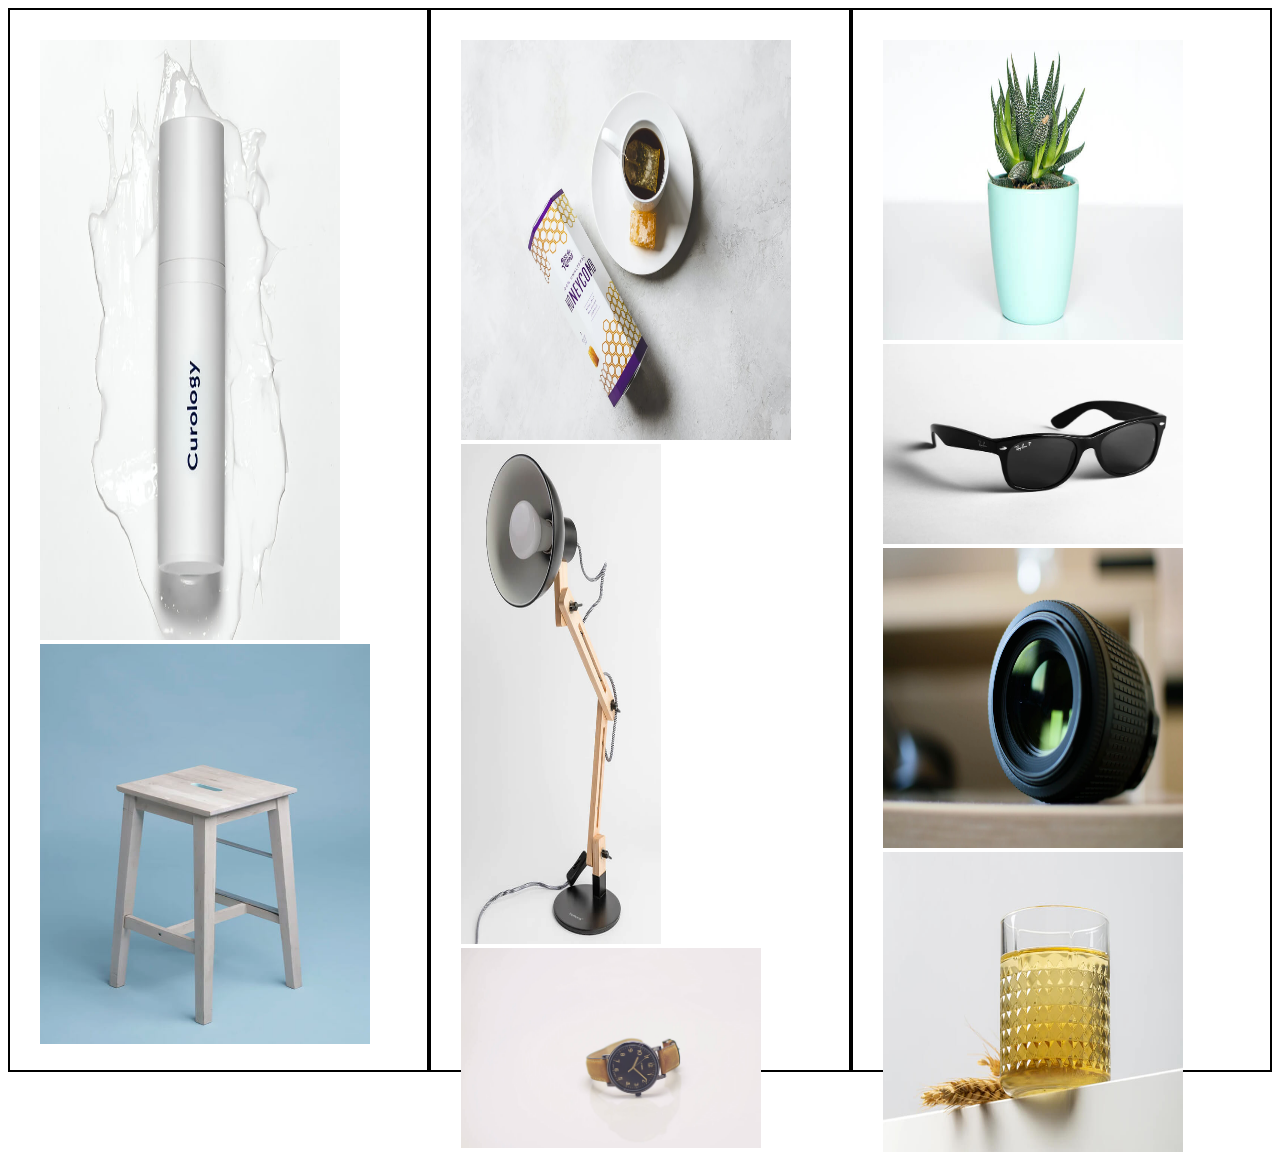
<file: Final-Product/Final-Product/porfolio-website-master/Gpweb-up/Practise/index.html>
<!DOCTYPE html>
<html lang="en">

<head>
    <meta charset="UTF-8">
    <meta name="viewport" content="width=device-width, initial-scale=1.0">
    <title>hello World</title>
    <link rel="stylesheet" href="index.css">
</head>

<body>
    <main>
        <div class="container">

            <div class="box"><span><img id="one" src="./img-2/1-img.jpg" alt=""></span><img id="two"
                    src="./img-2/table.jpg" alt=""></div>

            <div class="box"><span><img id="two" src="./img-2/img-2.jpg" alt=""></span><img id="lamb"
                    src="./img-2/img-5.jpg" alt=""><img id="etc" src="./img-2/watch-9.jpg" alt=""></div>

            <div class="box"><span><img id="three" src="./img-2/img-3.jpg" alt=""><img id="etc"
                        src="./img-2/glass-4.jpg" alt=""><img id="three" src="./img-2/camera-img.jpg" alt=""><img
                        id="three" src="./img-2/Wine-8.jpg" alt=""></span>
            </div>
        </div>


    </main>



</body>

</html>
</file>
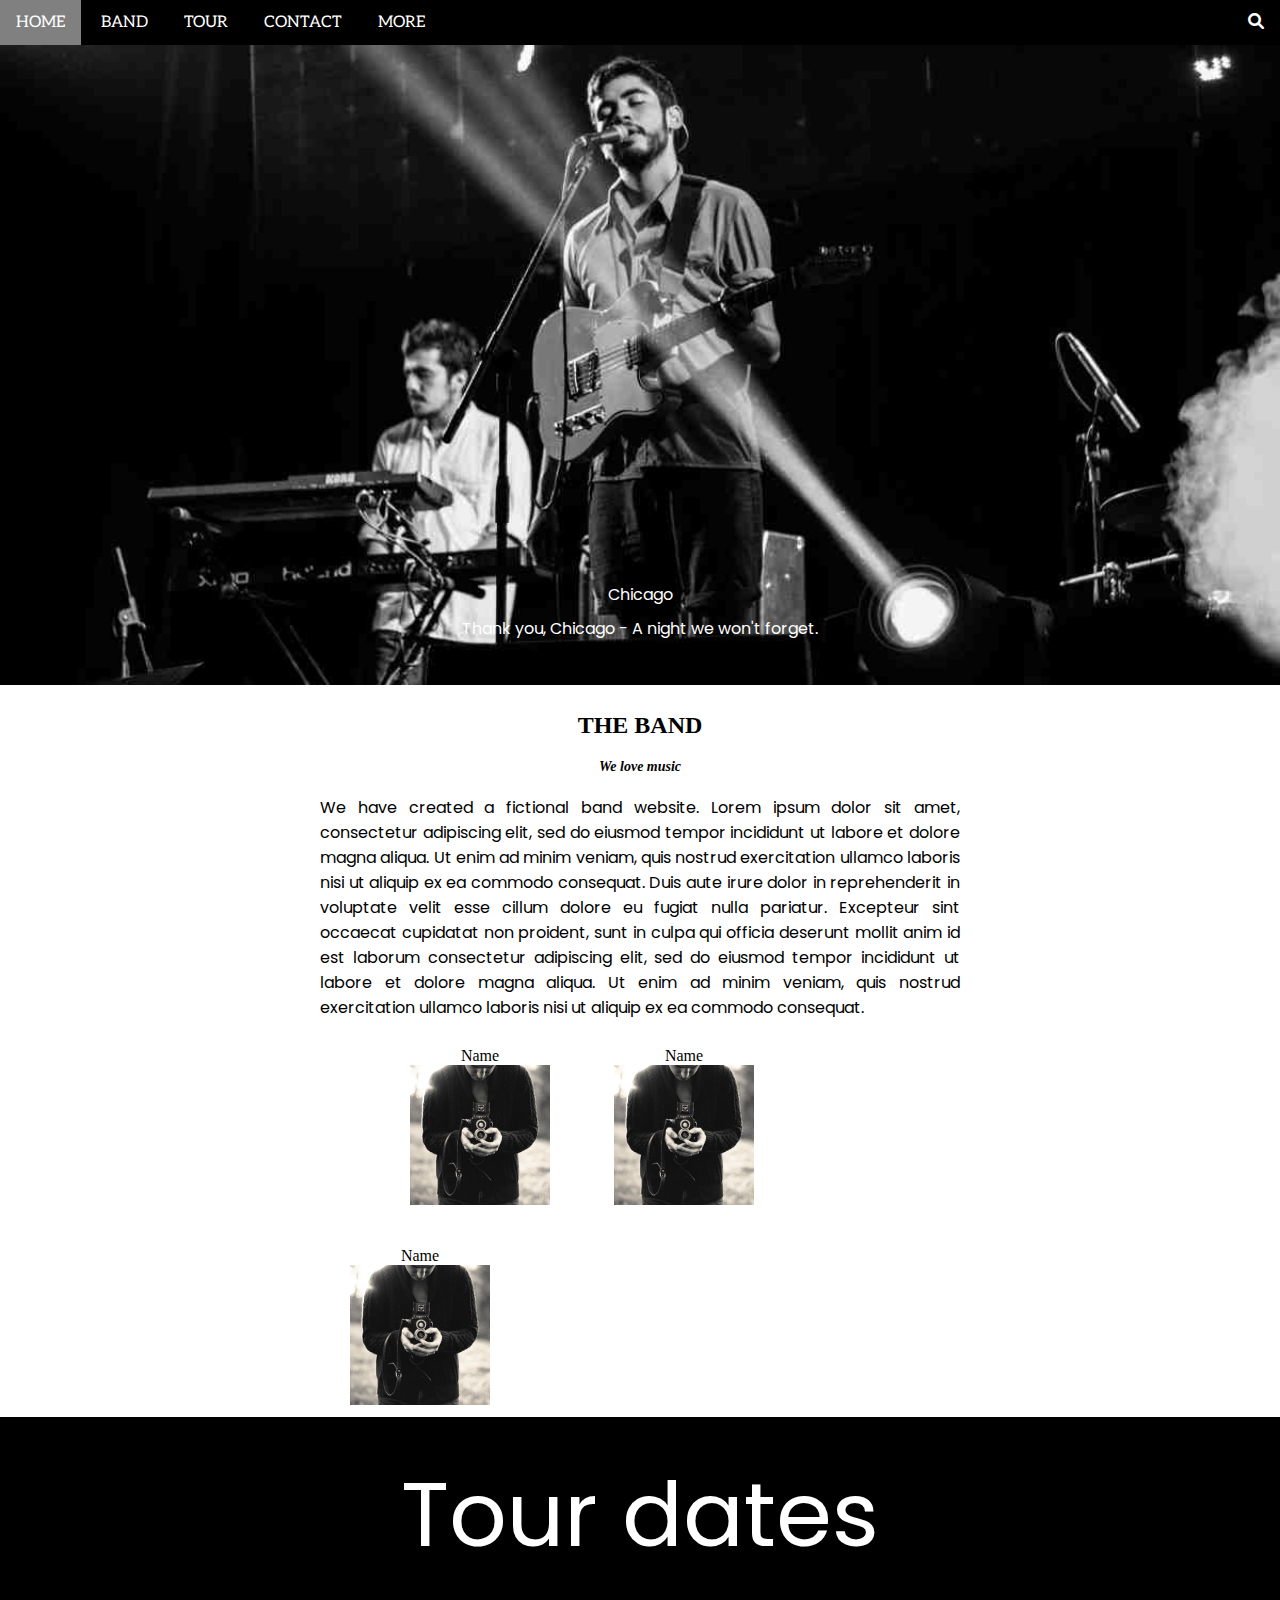
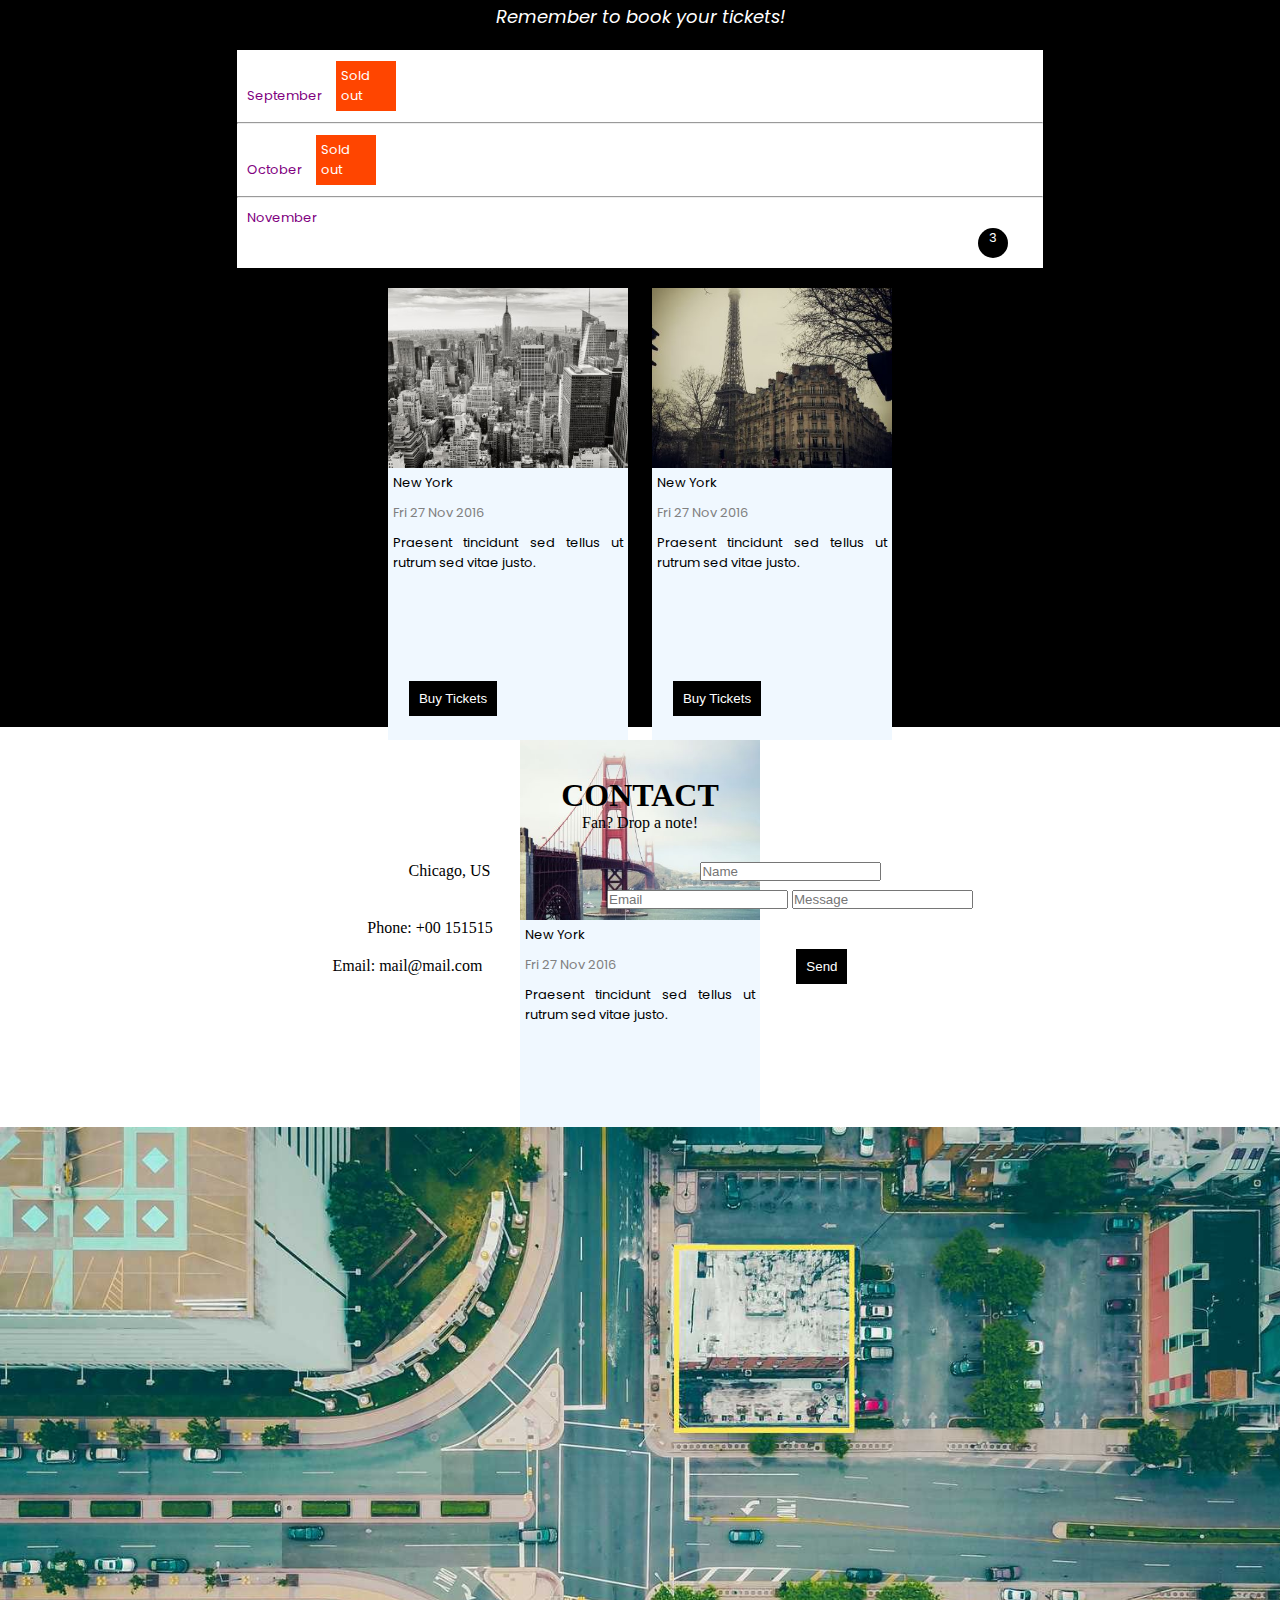
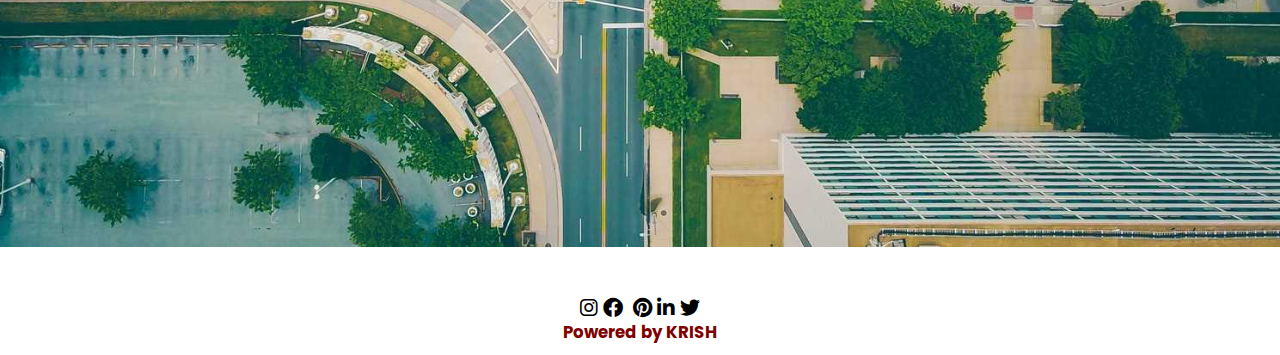
<file: Final-Product/Final-Product/porfolio-website-master/Develop90/fontend.html>
<!DOCTYPE html>
<html lang="en">
<head>
    <meta charset="UTF-8">
    <meta name="viewport" content="width=device-width, initial-scale=1.0">
    <title>Demo Page</title>
    <link rel="stylesheet" href="demo.css">
    <link rel="stylesheet" href="https://cdnjs.cloudflare.com/ajax/libs/font-awesome/6.0.0-beta3/css/all.min.css">
    <link rel="preconnect" href="https://fonts.googleapis.com">
<!-- <link rel="preconnect" href="https://fonts.gstatic.com" crossorigin>
<link href="https://fonts.googleapis.com/css2?family=Josefin+Slab:ital,wght@0,100;0,200;0,300;1,100;1,200&display=swap" rel="stylesheet"> -->
<link rel="preconnect" href="https://fonts.googleapis.com">
<link rel="preconnect" href="https://fonts.gstatic.com" crossorigin>
<link href="https://fonts.googleapis.com/css2?family=Aleo:ital,wght@0,700;1,600&family=Josefin+Slab:ital,wght@0,100;0,200;0,300;1,100;1,200&display=swap" rel="stylesheet">
<!-- chicago font -->
<link rel="preconnect" href="https://fonts.googleapis.com">
<link rel="preconnect" href="https://fonts.gstatic.com" crossorigin>
<link href="https://fonts.googleapis.com/css2?family=Noto+Sans+Multani&family=Poppins:wght@300&display=swap" rel="stylesheet">

<link rel="preconnect" href="https://fonts.googleapis.com">
<link rel="preconnect" href="https://fonts.gstatic.com" crossorigin>
<link href="https://fonts.googleapis.com/css2?family=Libre+Franklin:ital@1&family=Noto+Sans+Multani&family=Poppins:wght@300&display=swap" rel="stylesheet">

<!-- End-->
</head>
<body>
    
<main>
    <!-- starting-navbar -->
    <div id="header">
<nav>
    <a href="">Home</a>
    <a href="http://" target="_blank" rel="noopener noreferrer">Band</a>
    <a href="http://" target="_blank" rel="noopener noreferrer">Tour</a>
    <a href="http://" target="_blank" rel="noopener noreferrer">Contact</a>
    <a href="http://" target="_blank" rel="noopener noreferrer">More</a>
</nav>


<div class="search">

<a href="http://" target="_blank" rel="noopener noreferrer" id="uniqe"><i class="fa-solid fa-magnifying-glass"></i></a>
</div>
</div>

<!-- <Img-content> -->
<div class="work"> 
    

 <img src="img js/chicago.png" alt="" srcset="">
<p class="img-text">Chicago 
    
   </p>
   <p class="second">
    Thank you, Chicago - A night we won't forget.
</p> 
</div>
<!-- second-phase -->
<div id="band">
<h2>THE BAND</h2>
<h6 id="music">We love music</h6>
<p id="only">We have created a fictional band website. Lorem ipsum dolor sit amet, consectetur adipiscing elit, sed do eiusmod tempor incididunt ut labore et dolore magna aliqua. Ut enim ad minim veniam, quis nostrud exercitation ullamco laboris nisi ut aliquip ex ea commodo consequat. Duis aute irure dolor in reprehenderit in voluptate velit esse cillum dolore eu fugiat nulla pariatur. Excepteur sint occaecat cupidatat non proident, sunt in culpa qui officia deserunt mollit anim id est laborum consectetur adipiscing elit, sed do eiusmod tempor incididunt ut labore et dolore magna aliqua. Ut enim ad minim veniam, quis nostrud exercitation ullamco laboris nisi ut aliquip ex ea commodo consequat.</p>
</div>





<div class="box-main">

    <div class="box-one">
    <p>Name</p>    
<img src="./img js/photo.png" alt="">
    </div>
    
    <div class="box-two">
     <span>Name</span>
             
        <img src="./img js/photo.png" alt="">
    </div>
    <div class="box-three">
        <span>Name</span>
        <img src="./img js/photo.png" alt="">
      
    </div>
</div>

<div class="contain-dates">

<p>Tour dates</p>
    <p id="text">Remember to book your tickets!</p>
<div class="box-layout">
<ul>
    <li>
        September
        <p class="sold-out">Sold out</p>
    </li>
    <hr>
    <li>October
       
        <p class="sold-out">Sold out</p>
    </li>
    <hr>
    <li>November
        <span id="num">3</span>
    </li>
    
</ul>

<div class="main-contain">

<div class="contain-one"><img src="./img js/city.png" alt="">
<span id="data"><p id="a">New York</p>
    <p id="b">Fri 27 Nov 2016</p>
    <p id="a">Praesent tincidunt sed tellus ut rutrum sed vitae justo.

    </p>
</span>
    <button>Buy Tickets</button>

</div>
<div class="contain-two"><img src="./img js/dark tree.png" alt="">
    <span id="data"><p id="a">New York</p>
        <p id="b">Fri 27 Nov 2016</p>
        <p id="a">Praesent tincidunt sed tellus ut rutrum sed vitae justo.
    
        </p></span>
        <button>Buy Tickets</button>
</div>
<div class="contain-three"><img src="./img js/sanfran.jpg" alt="">
<span id="data"><p id="a">New York</p>
    <p id="b">Fri 27 Nov 2016</p>
    <p id="a">Praesent tincidunt sed tellus ut rutrum sed vitae justo.

    </p></span>
    <button>Buy Tickets</button></div>

</div>

</div>
</div>
</div>

<div class="power-card">


<span id="interstellar">
   <h1> CONTACT</h1>
    <p>Fan? Drop a note!</p>
</span>




<form action="">
<div class="Time"></div>
   <p id="v">Chicago, US  </p><input type="text" name="" id="" placeholder="Name"><input type="email" name="" id="" placeholder="Email"> <input type="text" name="" id="imp" placeholder="Message">
    <p id="k">Phone: +00 151515 </p>
   <p id="l">Email: mail@mail.com  </p>
<button>Send</button>
</form>
</div>

<div class="end">
    <img src="./img js/map.jpg" alt="">
</div>


<div class="icon">
    <i class="fa-brands fa-instagram"></i>
    <i class="fa-brands fa-facebook"></i>
    <i class="fa-brands fa-square-snapchat"></i>
    <i class="fa-brands fa-pinterest"></i>
    <i class="fa-brands fa-linkedin-in"></i>
    <i class="fa-brands fa-twitter"></i>
    <h5>Powered by KRISH</h5>
</div>










</main>    










</body>
</html>
</file>
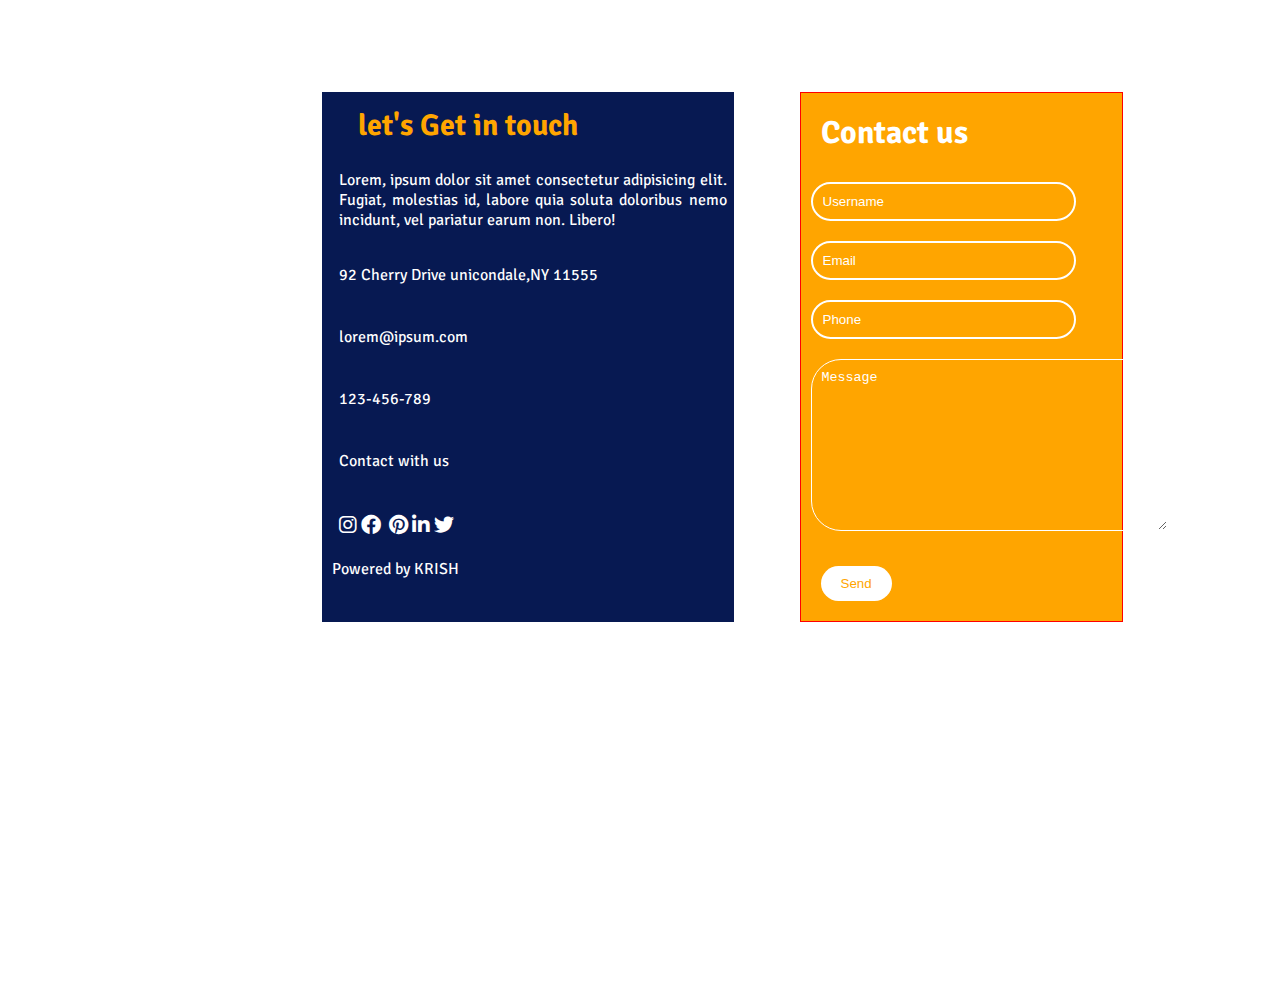
<file: Final-Product/Final-Product/porfolio-website-master/Develop90/formProject.html>
<!DOCTYPE html>
<html lang="en">

<head>
    <meta charset="UTF-8">
    <meta name="viewport" content="width=device-width, initial-scale=1.0">
    <title>Nikola Tesla</title>
    <link rel="stylesheet" href="Tesla.css">
    <link rel="stylesheet" href="https://cdnjs.cloudflare.com/ajax/libs/font-awesome/6.0.0-beta3/css/all.min.css">
    <link rel="preconnect" href="https://fonts.googleapis.com">
    <!-- google font -->
    <link rel="preconnect" href="https://fonts.googleapis.com">
    <link rel="preconnect" href="https://fonts.gstatic.com" crossorigin>
    <link
        href="https://fonts.googleapis.com/css2?family=Libre+Franklin:ital@1&family=Noto+Sans+Multani&family=Poppins:wght@300&family=Signika+Negative:wght@300&display=swap"
        rel="stylesheet">
</head>

<body>

    <div id="Tesla-main">
        <form action="">

            <div class="Aizen">

                <h3>
                    let's Get in touch
                </h3>
                <p id="kenny">Lorem, ipsum dolor sit amet consectetur adipisicing elit. Fugiat, molestias id, labore
                    quia soluta doloribus nemo incidunt, vel pariatur earum non. Libero!</p>

                <p id="Toshiro">92 Cherry Drive unicondale,NY 11555</p>
                <p id="Yamamuto">lorem@ipsum.com</p>


                <p id="yhwach">123-456-789</p>

                <p id="contact">Contact with us</p>

                <p id="icons">
                    <i class="fa-brands fa-instagram"></i>
                    <i class="fa-brands fa-facebook"></i>
                    <i class="fa-brands fa-square-snapchat"></i>
                    <i class="fa-brands fa-pinterest"></i>
                    <i class="fa-brands fa-linkedin-in"></i>
                    <i class="fa-brands fa-twitter"></i>
                </p>

                <p id="made-by">Powered by KRISH</p>



                <div class="ichigo">

                    <h1>
                        Contact us
                    </h1>

                    <p><input type="text" placeholder="Username"></p>
                    <p><input type="email" placeholder="Email"></p>
                    <p><input type="number" placeholder="Phone"></p>
                    <textarea name="" id="" cols="40" rows="10" placeholder="Message"></textarea>
                    <button>Send</button>

                </div>





        </form>
    </div>














</body>

</html>
</file>
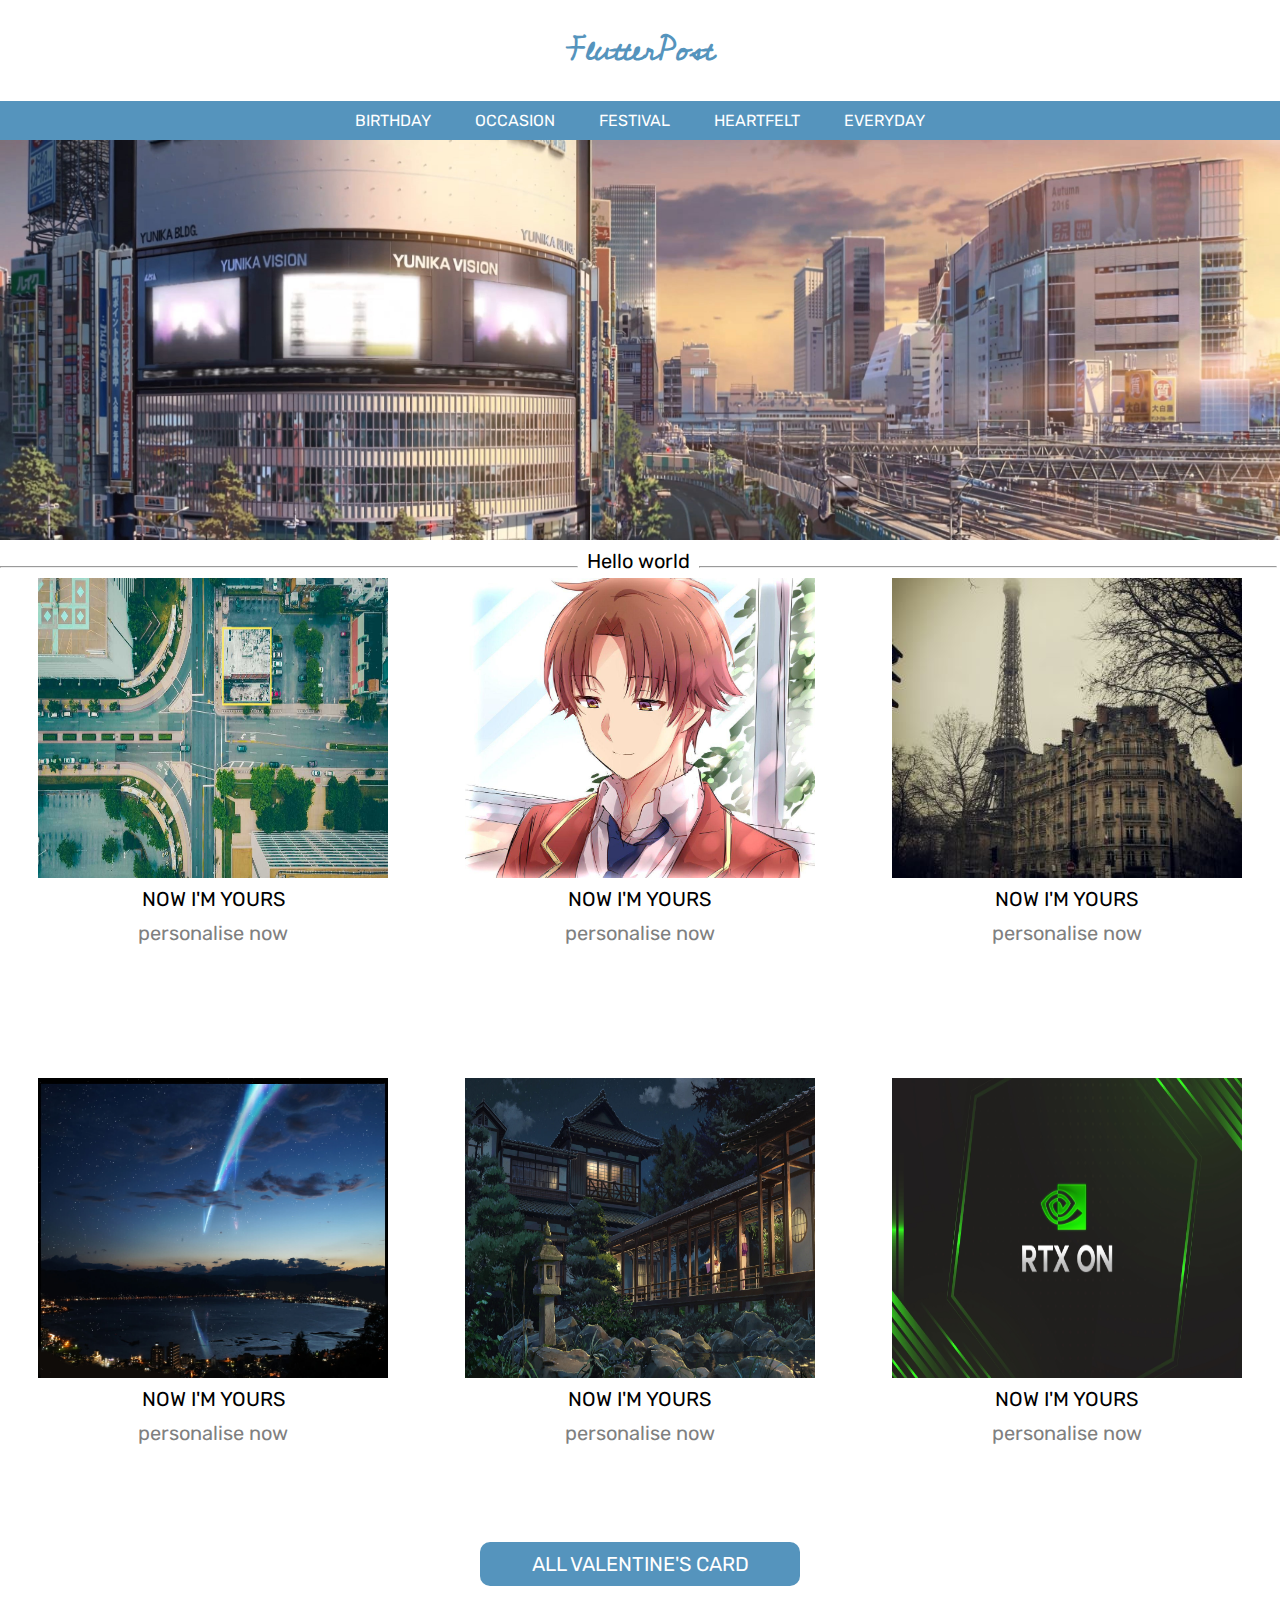
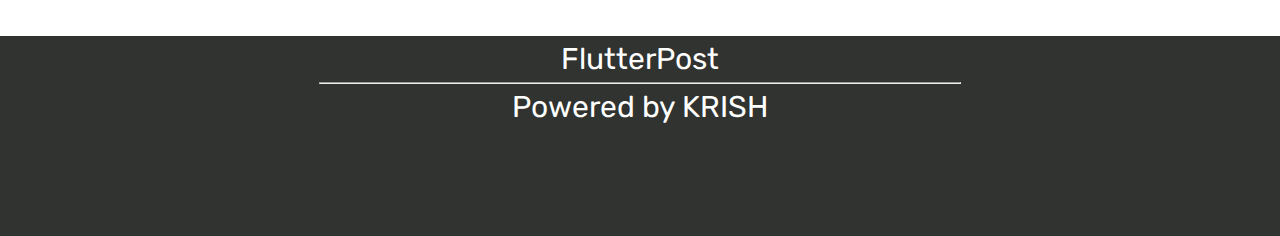
<file: Final-Product/Final-Product/porfolio-website-master/Develop90/IndexProject.html>
<!DOCTYPE html>
<html lang="en">

<head>
    <meta charset="UTF-8">
    <meta name="viewport" content="width=device-width, initial-scale=1.0">
    <title>FlutterPost</title>
    <link rel="stylesheet" href="Cssindex.css">
    <link rel="preconnect" href="https://fonts.googleapis.com">
    <link rel="preconnect" href="https://fonts.gstatic.com" crossorigin>
    <link
        href="https://fonts.googleapis.com/css2?family=Cedarville+Cursive&family=Montserrat:wght@200&family=Rubik:wght@300&display=swap"
        rel="stylesheet">
</head>

<body>
    <div class="top-head">
        <header>
            <div class="head">
                <h1>FlutterPost</h1>
            </div>
        </header>
    </div>
    <div class="lion">
        <nav>

            <div class="cub">
                <ul>
                    <li>Birthday</li>
                    <li>Occasion</li>
                    <li>Festival</li>
                    <li>Heartfelt</li>
                    <li>Everyday</li>
                </ul>
            </div>
        </nav>
    </div>

    <main>


        <div class="parent">


            <div class="child">
                <img src="./img js/Tokyo.jpg" alt="">

            </div>
            <div class="child"></div>


        </div>

        <!-- <div class="decoratedLine vlabelBold"><span>Some Text</span></div> -->
        <div class="line">
            <hr class="hr">
            <P>Hello world</P>
            <hr class="hr">
        </div>


        <div class="first-main">
            <div class="first-box"><span><img src="./img js/map.jpg" alt="">
                    <p>NOW I'M YOURS </p>
                    <p id="chlorine">personalise now</p>
                </span>

            </div>

            <div class="first-box"><span><img src="./img js/ayanakoji.jpg" alt="">
                    <p>NOW I'M YOURS </p>
                    <p id="chlorine">personalise now</p>
                </span>



            </div>

            <div class="first-box"><span><img src="./img js/dark tree.png" alt="">
                    <p>NOW I'M YOURS </p>
                    <p id="chlorine">personalise now</p>
                </span>

            </div>
        </div>

        </div>


        <div class="second-main">
            <div class="second-box"><span><img src="./img js/wallpaperflare.com_wallpaper.jpg" alt="">
                    <p>NOW I'M YOURS </p>
                    <p id="chlorine">personalise now</p>
                </span></div>
            <div class="second-box">
                <span><img src="./img js/kimi.jpg" alt="">
                    <p>NOW I'M YOURS </p>
                    <p id="chlorine">personalise now</p>
                </span>
            </div>
            <div class="second-box">
                <span><img src="./img js/RTX.jpg" alt="">
                    <p>NOW I'M YOURS </p>
                    <p id="chlorine">personalise now</p>
                </span>
            </div>


        </div>


        <div class="btn">
            <button type="button">All Valentine's Card</button>
        </div>




        <div class="end">
            <footer>
                <p id="size">FlutterPost</p>
                <hr class="etc">
                <p id="size">Powered by KRISH</p>
            </footer>
        </div>
    </main>












</body>

</html>
</file>
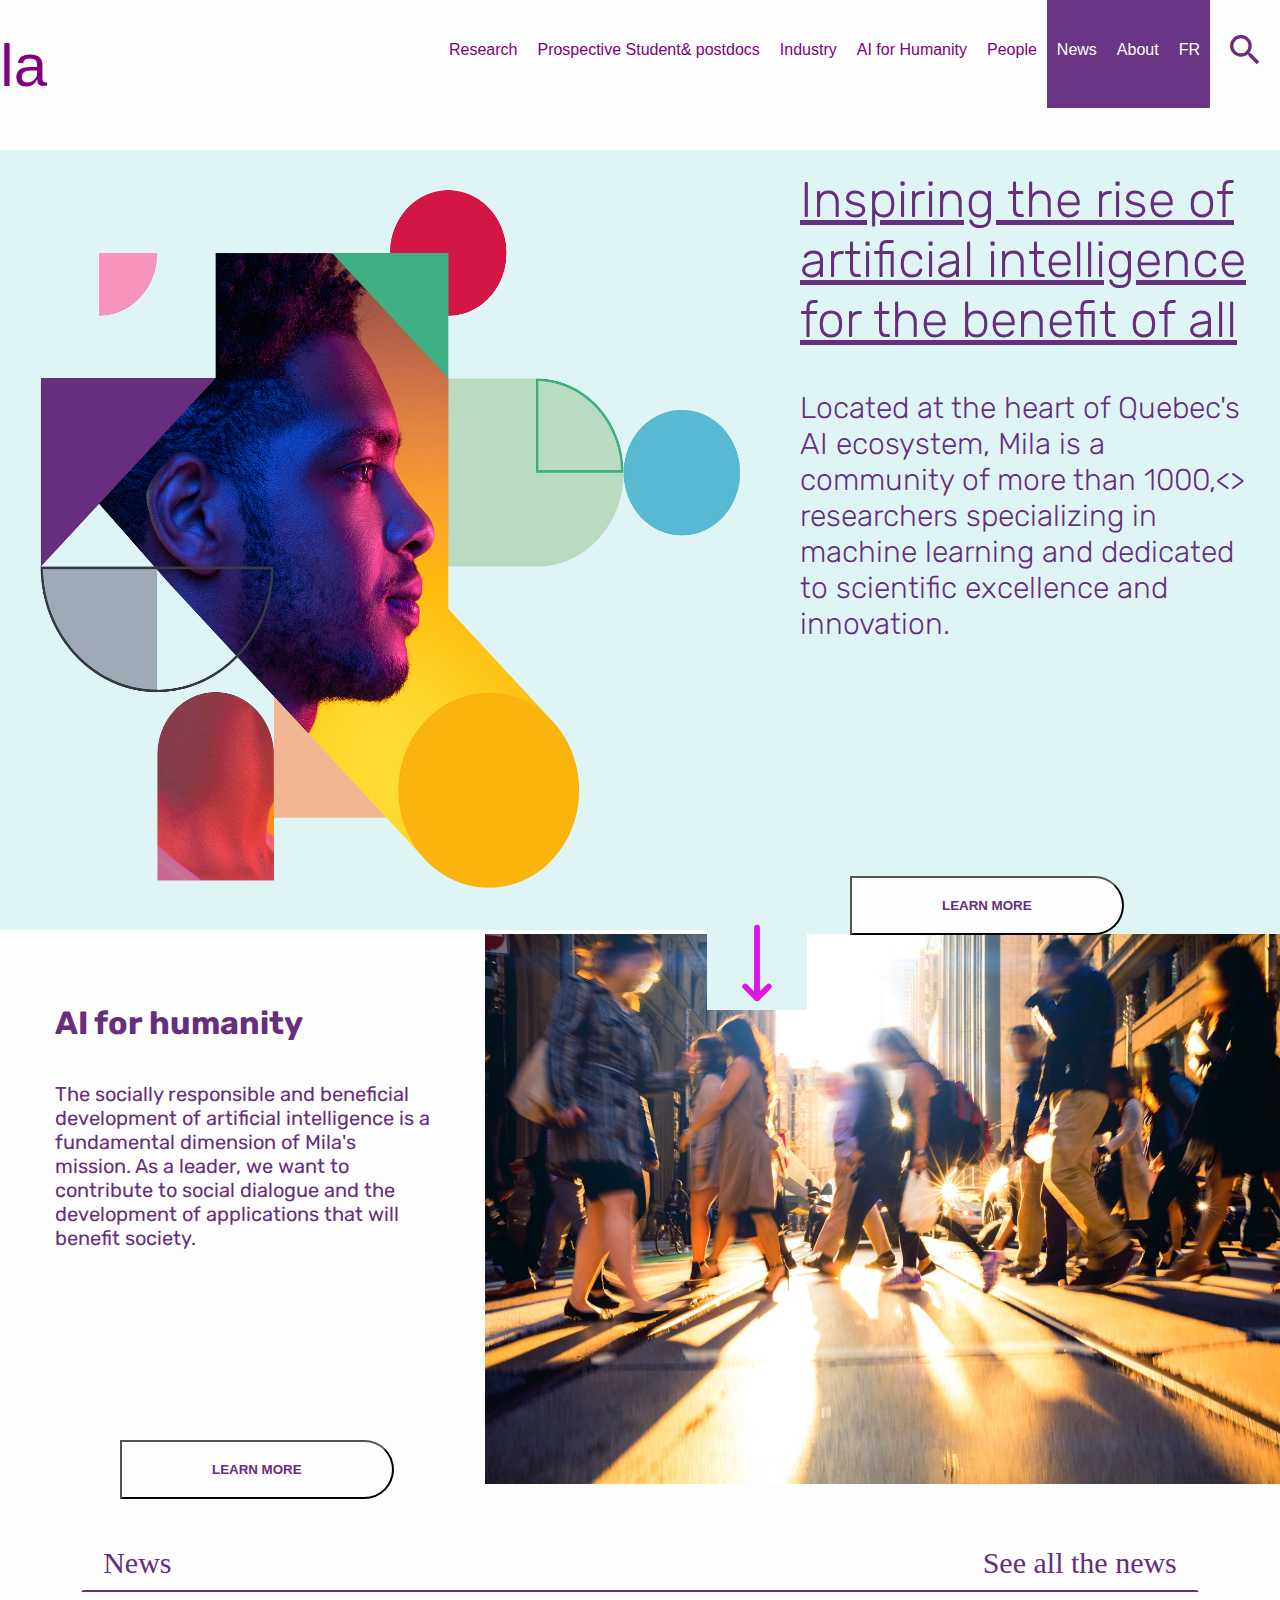
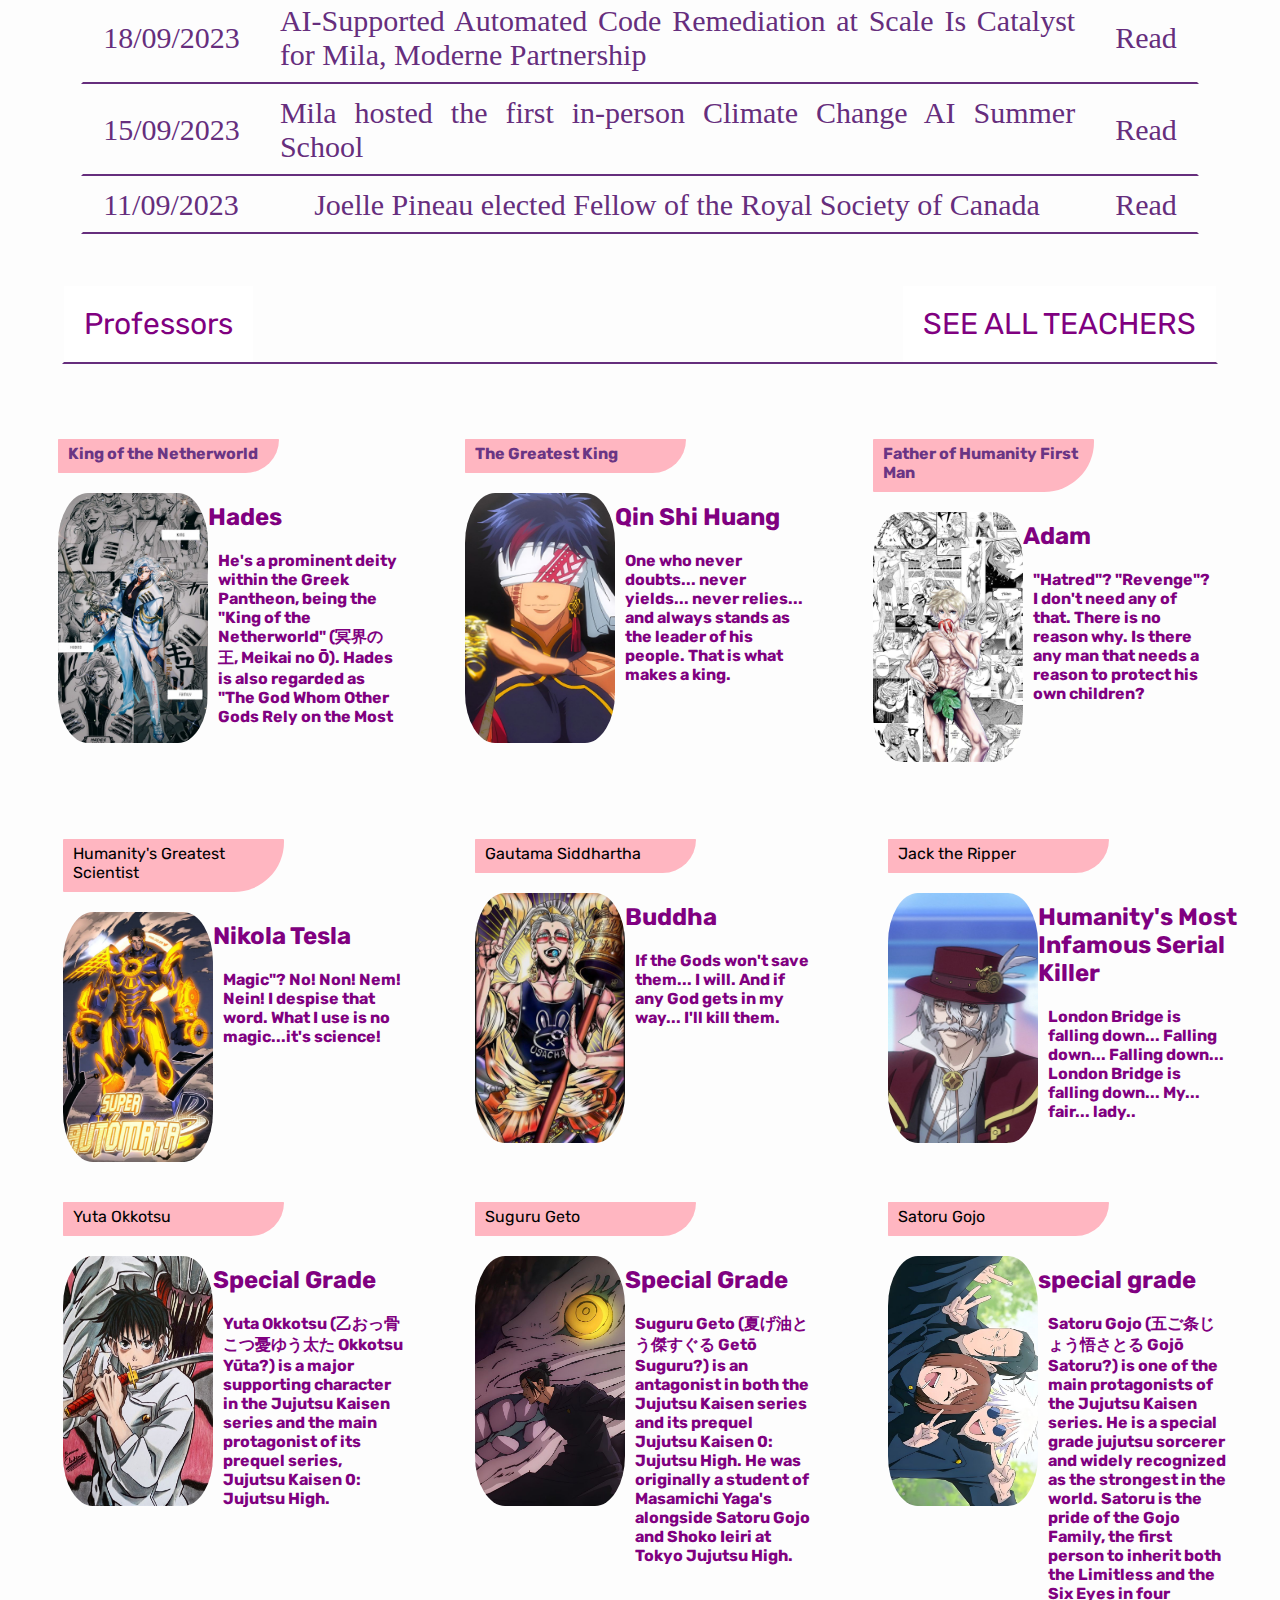
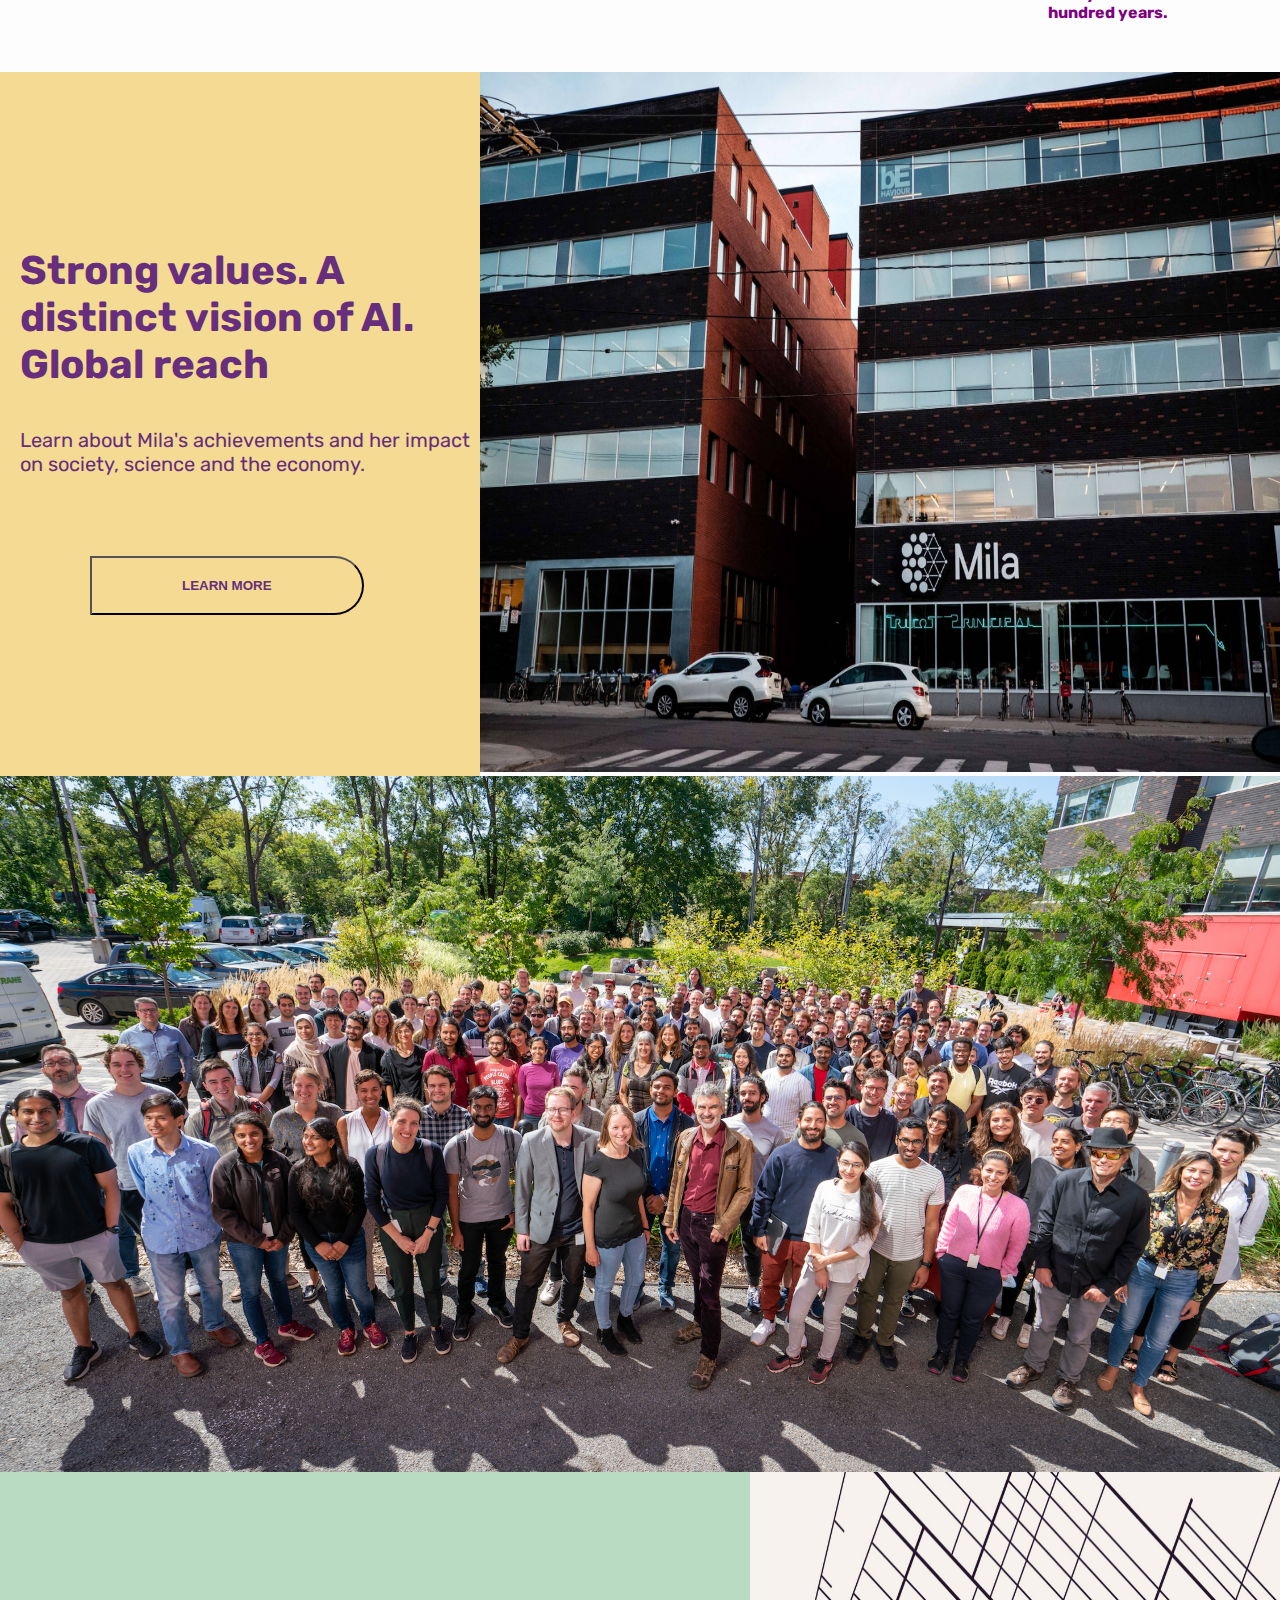
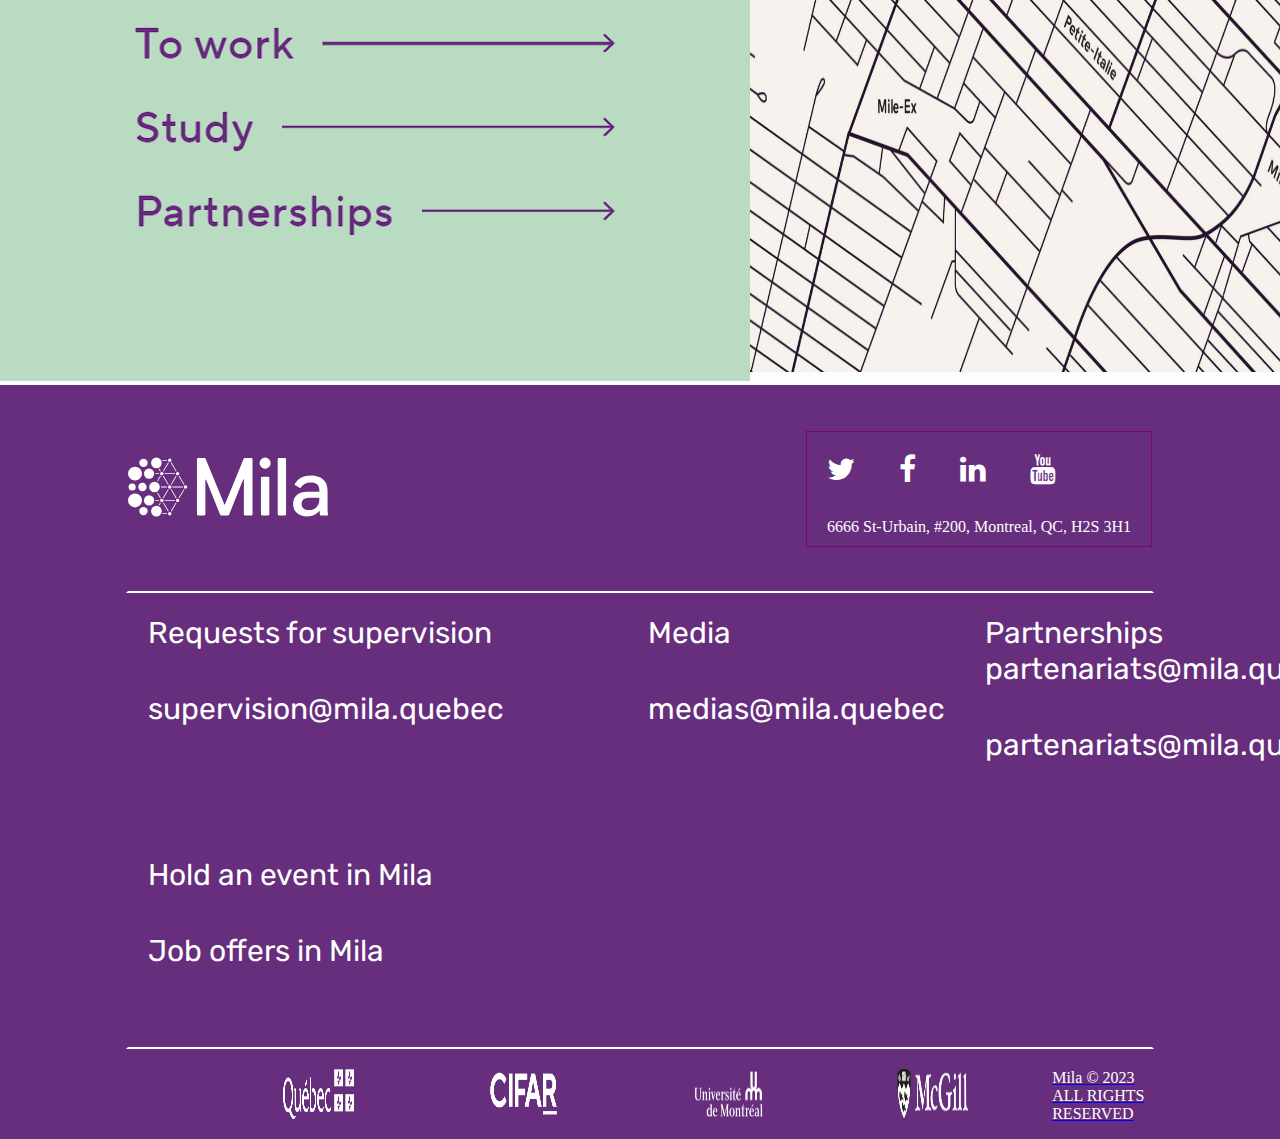
<file: Final-Product/Final-Product/porfolio-website-master/(Deve-Krish-mila)/Develop/Develop/template.html>
<!DOCTYPE html>
<html lang="en">

<head>
    <meta charset="UTF-8">
    <meta name="viewport" content="width=device-width, initial-scale=1.0">
    <title>MiniWebProject</title>
    <link rel="stylesheet" href="mini.css">
    <!-- #region -->
    <link rel="stylesheet"
        href="https://fonts.googleapis.com/css2?family=Material+Symbols+Outlined:opsz,wght,FILL,GRAD@24,400,0,0" />
    <!-- #endregion -->

    <link rel="preconnect" href="https://fonts.googleapis.com">
    <link rel="preconnect" href="https://fonts.gstatic.com" crossorigin>
    <link
        href="https://fonts.googleapis.com/css2?family=Cedarville+Cursive&family=Montserrat:wght@100;200&family=Roboto:wght@300&family=Rubik:wght@300&display=swap"
        rel="stylesheet">

    <link rel="stylesheet" href="https://cdnjs.cloudflare.com/ajax/libs/font-awesome/5.15.3/css/all.min.css">

    <link rel="stylesheet" href="https://fonts.googleapis.com/icon?family=Material+Icons">

    <link rel="icon" type="img" href="./img/OIP.jpeg" />

    <link rel="stylesheet" href="https://cdnjs.cloudflare.com/ajax/libs/font-awesome/4.7.0/css/font-awesome.min.css">

</head>

<body>
    <main>
        <div class="top-head">
            <div class="mila">
                <span>Mila</span>
            </div>

            <div class="bar">
                <a href="">Research</a>
                <a href="">Prospective Student& postdocs</a>
                <a href="">Industry</a>
                <a href="">AI for Humanity</a>
                <a href="http://" target="_blank" rel="noopener noreferrer"><span>People</span></a>
                <a href="http://" target="_blank" rel="noopener noreferrer" class="cmd"><span
                        class="colorr">News</span></a>
                <a href="http://" target="_blank" rel="noopener noreferrer" class="cmd"><span
                        class="colorr">About</span></a>
                <a href="http://" target="_blank" rel="noopener noreferrer" class="cmd">
                    <span class="colorr">FR</span>
                </a>
            </div>
            <div class="search">
                <i class="material-icons" style="font-size: 40px;padding: 20px 5px;">search</i>

            </div>
        </div>

        <div class="img-box">

            <div class="photo">
                <img src="./img/Mila_Mosaiques_Intelligence_human_V1.png" alt="">

            </div>
            <div class="left-box">

                <h1 id="artificial">Inspiring the rise of artificial intelligence for the benefit of all</h1>


                <h5 id="machine">Located at the heart of Quebec's AI ecosystem, Mila is a community of more than 1000,<>
                        researchers specializing in machine learning and dedicated to scientific excellence and
                        innovation.</h5>


                <button id="learn">LEARN MORE</button>


                <svg fill="#000000" width="10px" height="94px" viewBox="0 0 24.00 24.00" id="down-arrow"
                    xmlns="http://www.w3.org/2000/svg" class="icon line">
                    <g id="SVGRepo_bgCarrier" stroke-width="0"></g>
                    <g id="SVGRepo_tracerCarrier" stroke-linecap="round" stroke-linejoin="round" stroke="#CCCCCC"
                        stroke-width="0.192"></g>
                    <g id="SVGRepo_iconCarrier">
                        <path id="primary" d="M12,3V21M9,18l3,3,3-3"
                            style="fill: none; stroke: #de14e1; stroke-linecap: round; stroke-linejoin: round; stroke-width: 1.5;">
                        </path>
                    </g>
                </svg>
            </div>

        </div>
        </div>

        <div class="group-box">
            <div class="mini-group">
                <h1 id="benkai">AI for humanity</h1>
                <span id="leader">The socially responsible and beneficial development of artificial intelligence is a
                    fundamental
                    dimension of Mila's mission. As a leader, we want to contribute to social dialogue and the
                    development of applications that will benefit society.</span>
                <button id="learn">LEARN MORE</button>
            </div>
            <div class="mini-img">
                <img id="people" src="./img/gray.jpg" alt="">
            </div>
        </div>
        <!-- End -->
        <!-- News selection -->
        <div class="main-news">
            <div class="news">
                <div class="mini-news">News</div>
                <div class="mini-news">See all the news</div>

            </div>


            <div class="news2">
                <div class="mini-news">18/09/2023</div>
                <div class="mini-news">AI-Supported Automated Code Remediation at Scale Is Catalyst for Mila, Moderne
                    Partnership</div>
                <div class="mini-news">Read</div>

            </div>

            <div class="news2">
                <div class="mini-news">15/09/2023</div>
                <div class="mini-news">
                    Mila hosted the first in-person Climate Change AI Summer School</div>
                <div class="mini-news">Read</div>

            </div>



            <div class="news2">
                <div class="mini-news">11/09/2023</div>
                <div class="mini-news">

                    Joelle Pineau elected Fellow of the Royal Society of Canada</div>
                <div class="mini-news">Read</div>

            </div>

        </div>

        <!-- #region -->

        <div class="main-content">

            <li id="pro">Professors</li>
            <li id="pro">SEE ALL TEACHERS</li>

        </div>

        <span id="right-arrow"><svg width="71px" height="71px" viewBox="0 0 36.00 36.00" version="1.1"
                xmlns="http://www.w3.org/2000/svg" xmlns:xlink="http://www.w3.org/1999/xlink" fill="#000000">
                <g id="SVGRepo_bgCarrier" stroke-width="0"></g>
                <g id="SVGRepo_tracerCarrier" stroke-linecap="round" stroke-linejoin="round"></g>
                <g id="SVGRepo_iconCarrier">
                    <title>right-arrow</title>
                    <desc>Created with Sketch.</desc>
                    <g id="icons" stroke="none" stroke-width="1" fill="none" fill-rule="evenodd">
                        <g id="ui-gambling-website-lined-icnos-casinoshunter"
                            transform="translate(-212.000000, -159.000000)" fill="#e811e1" fill-rule="nonzero">
                            <g id="square-filled" transform="translate(50.000000, 120.000000)">
                                <path
                                    d="M187.108012,39.2902857 L197.649804,49.7417043 L197.708994,49.7959169 C197.889141,49.9745543 197.986143,50.2044182 198,50.4382227 L198,50.5617773 C197.986143,50.7955818 197.889141,51.0254457 197.708994,51.2040831 L197.6571,51.2479803 L187.108012,61.7097143 C186.717694,62.0967619 186.084865,62.0967619 185.694547,61.7097143 C185.30423,61.3226668 185.30423,60.6951387 185.694547,60.3080911 L194.702666,51.3738496 L162.99947,51.3746291 C162.447478,51.3746291 162,50.9308997 162,50.3835318 C162,49.8361639 162.447478,49.3924345 162.99947,49.3924345 L194.46779,49.3916551 L185.694547,40.6919089 C185.30423,40.3048613 185.30423,39.6773332 185.694547,39.2902857 C186.084865,38.9032381 186.717694,38.9032381 187.108012,39.2902857 Z M197.115357,50.382693 L186.401279,61.0089027 L197.002151,50.5002046 L197.002252,50.4963719 L196.943142,50.442585 L196.882737,50.382693 L197.115357,50.382693 Z"
                                    id="right-arrow"> </path>
                            </g>
                        </g>
                    </g>
                </g>
            </svg></span>
        </div>


        <!-- #region -->
        <div class="container">

            <div class="box-one">

                <p>
                    King of the Netherworld
                </p>

                <div class="mini-box">

                    <img src="./img/hades (2).jpg" alt="">

                    <div id="unique">
                        <span>
                            <h2>
                                Hades</h2>
                            <h5>He's a prominent deity within the Greek Pantheon, being the "King of the Netherworld"
                                (冥界の王, Meikai no Ō). Hades is also regarded as "The God Whom Other Gods Rely on the Most
                            </h5>
                        </span>
                    </div>
                </div>
            </div>
            <div class="box-one">
                <p>The Greatest King</p>

                <div class="mini-box">

                    <img src="./img/qin shi.jpg" alt="">

                    <div id="unique">
                        <span>
                            <h2>
                                Qin Shi Huang
                            </h2>
                            <h5>One who never doubts... never yields... never relies... and always stands as the leader
                                of his people. That is what makes a king.</h5>
                        </span>
                    </div>

                </div>


            </div>
            <div class="box-one">
                <p>Father of Humanity First Man</p>


                <div class="mini-box">

                    <img src="./img/Adam.jpg" alt="">

                    <div id="unique">
                        <span>
                            <h2>

                                Adam</h2>
                            <h5>
                                "Hatred"? "Revenge"? I don't need any of that. There is no reason why. Is there any man
                                that needs a reason to protect his own children?</h5>
                        </span>
                    </div>
                </div>
            </div>
        </div>
        <div>
            <!--Second Row-->
            <div class="main-container2">


                <div class="mini-main">
                    <p>Humanity's Greatest Scientist</p>
                    <div class="mini-box">

                        <img src="./img/tesla.jpg" alt="">

                        <div id="unique">

                            <h2>
                                Nikola Tesla
                            </h2>
                            <h5>Magic"? No! Non! Nem! Nein! I despise that word. What I use is no magic...it's science!
                            </h5>

                        </div>
                    </div>
                </div>

                <div class="mini-main">
                    <p>Gautama Siddhartha
                    </p>
                    <div class="mini-box">

                        <img src="./img/Budhha.jpg" alt="">

                        <div id="unique">

                            <h2>
                                Buddha
                            </h2>
                            <h5>If the Gods won't save them... I will. And if any God gets in my way... I'll kill them.
                            </h5>

                        </div>
                    </div>
                </div>

                <div class="mini-main">
                    <p>Jack the Ripper</p>
                    <div class="mini-box">

                        <img src="./img/jack.jpg" alt="">

                        <div id="unique">

                            <h2>
                                Humanity's Most Infamous Serial Killer
                            </h2>
                            <h5>London Bridge is falling down... Falling down... Falling down... London Bridge is
                                falling down... My... fair... lady..</h5>

                        </div>
                    </div>
                </div>
            </div>


            <!--third Row-->
            <div class="main-container2">


                <div class="mini-main">
                    <p>Yuta Okkotsu</p>
                    <div class="mini-box">

                        <img src="./img/fe19a872d6f3c7cadff21d2a7fe3bafe.jpg" alt="">

                        <div id="unique">

                            <h2>
                                Special Grade
                            </h2>
                            <h5>Yuta Okkotsu (乙おっ骨こつ憂ゆう太た Okkotsu Yūta?) is a major supporting character in the Jujutsu
                                Kaisen series and the main protagonist of its prequel series, Jujutsu Kaisen 0: Jujutsu
                                High.
                            </h5>

                        </div>
                    </div>
                </div>

                <div class="mini-main">
                    <p>Suguru Geto
                    </p>
                    <div class="mini-box">

                        <img src="./img/geto.jpg" alt="">

                        <div id="unique">

                            <h2>
                                Special Grade
                            </h2>
                            <h5>
                                Suguru Geto (夏げ油とう傑すぐる Getō Suguru?) is an antagonist in both the Jujutsu Kaisen series
                                and its prequel Jujutsu Kaisen 0: Jujutsu High. He was originally a student of Masamichi
                                Yaga's alongside Satoru Gojo and Shoko Ieiri at Tokyo Jujutsu High.
                            </h5>

                        </div>
                    </div>
                </div>

                <div class="mini-main">
                    <p>Satoru Gojo</p>
                    <div class="mini-box">

                        <img src="./img/gojo,geto,....jpg" alt="">

                        <div id="unique">

                            <h2>
                                special grade
                            </h2>
                            <h5>Satoru Gojo (五ご条じょう悟さとる Gojō Satoru?) is one of the main protagonists of the Jujutsu
                                Kaisen series. He is a special grade jujutsu sorcerer and widely recognized as the
                                strongest in the world. Satoru is the pride of the Gojo Family, the first person to
                                inherit both the Limitless and the Six Eyes in four hundred years.</h5>

                        </div>
                    </div>
                </div>
            </div>


            <!-- start -->
            <div class="card-stack">
                <div class="collection-box1">
                    <h1 id="demo">Strong values. A distinct vision of AI. Global reach</h1>
                    <span id="demo">Learn about Mila's achievements and her impact on society, science and the
                        economy.</span>
                    <button id="learn">LEARN MORE</button>
                </div>
                <div class="collection-box2">
                    <img id="panel" src="./img/industry-partners-scaled.jpg" alt="">
                </div>
            </div>
            <!-- End -->

            <!-- Start -->
            <div class="carousel">
                <img id="Townhall" src="./img/Townhall-15-sept-2022-0566.jpg" alt="">
            </div>
            <!-- End Second Row -->
            <!-- Start -->

            <div class="box-of-item">
                <div class="card-box"><img id="jjk" src="./img/Partnerships.png" alt=""></div>
                <div class="card-box"><img id="map" src="./img/map-without-marker-v2.jpg" alt=""></div>

            </div>
            <!-- End Second Row -->

            <footer>
                <div class="end-box">
                    <div class="fbox1">
                        <img id="mila-img" src="./img/mila-white-v2.svg" alt="">
                    </div>
                    <div class="fbox">
                        <li><a href="https://twitter.com" class="fa fa-twitter" id="name"></a></li>
                        <li><a href="https://www.facebook.com" class="fa fa-facebook" id="name"></a></li>
                        <li><a href="https://www.linkedin.com" class="fa fa-linkedin" id="name"></a></li>
                        <li><a href="https://www.youtube.com" class="fa fa-youtube" id="name"></a></li>


                        <span id="block">6666 St-Urbain, #200, Montreal, QC, H2S 3H1</span>


                    </div>
                </div>


                <div class="carousel2">
                    <div class="carousel-box">
                        <ul id="line">
                            <li>Requests for supervision</li>
                            <li><a href="#" id="change">supervision@mila.quebec</a></li>
                            <div class="example">
                                <li><a href="#" id="change">Hold an event in Mila</a></li>
                                <li><a href="#" id="change"> Job offers in Mila</a></li>
                            </div>
                        </ul>
                    </div>
                    <div class="carousel-box">
                        <ul id="line">
                            <li>Media
                            </li>
                            <li><a href="#" id="change">medias@mila.quebec</a></li>
                        </ul>
                    </div>
                    <div class="carousel-box">
                        <ul id="line">
                            <li>Partnerships
                                partenariats@mila.quebec
                            </li>
                            <li><a href="#" id="change"> partenariats@mila.quebec</a></li>
                        </ul>
                    </div>
                    <div class="carousel-box">
                        <ul id="line">
                            <li>
                                <a href="#" id="change">Connect</a>
                            </li>
                            <li><a href="#" id="change">Internet</a></li>
                            <li><a href="#" id="change">Partner Toolkit</a></li>
                            <li><a href="#" id="change">Media Resources</a></li>
                            <li><a href="#" id="change">Privacy</a></li>
                        </ul>
                    </div>
                </div>

                <div class="last-bar">

                    <div class="last-box"><a id="dead" href="#" target="_parent"><img id="dead"
                                src="./img/quebec-logo-(1).png" alt=""></a>
                    </div>
                    <div class="last-box"><a id="dead" href="#" target=""><img id="dead"
                                src="./img/CIFAR-logo-2020-(2)WHITE_REVERSED.png" alt=""></a></div>
                    <div class="last-box"><a id="dead" href="#" target="_parent"><img id="dead"
                                src="./img/1280px-(3)Universite_de_Montreal_logo_white.png" alt=""></a></div>
                    <div class="last-box">
                        <a id="dead" href="./template.html" target="_parent"><img id="dead"
                                src="./img/mcgill-logo-white(4).png" alt=""></a>
                    </div>


                    <div class="last-box">
                        <a id="dead" href="./template.html" target="_parent">
                            <span id="span-op">Mila © 2023
                                ALL RIGHTS RESERVED</span>
                        </a>
                    </div>
                </div>
            </footer>

            <!-- #endregion -->
    </main>
</body>

</html>
</file>
<file: Final-Product/Final-Product/porfolio-website-master/Gpweb-up/Practise/index.css>
.container {
  display: flex;
  justify-content: center;
}
.box {
  width: 400px;
  height: 1000px;
  border: 2px solid black;
  padding: 30px;
}

#one {
  width: 300px;
  height: 600px;
}
#two {
  width: 330px;
  height: 400px;
}
#three {
  width: 300px;
  height: 300px;
}
#etc {
  width: 300px;
  height: 200px;
}
#lamb {
  height: 500px;
  width: 200px;
}
</file>
<file: Final-Product/Final-Product/porfolio-website-master/Develop90/demo.css>
*{
    margin: 0;
    padding: 0;
   

}
#header{
   
    background-color: black;
}
a{
    color: white;
   text-transform: uppercase;
   padding: 13px 16px;
   text-decoration: none;
  display: inline-block;
  /* font-family: 'Josefin Slab', serif;
   */
   font-family: 'Aleo', serif;
}
a:hover{
background-color: gray; 
}

nav{
    display: inline-block;
    width: 50%;
/* margin-left: -4px; */

   
}
#uniqe:hover{
    background-color: red;
}
.search{
    display: inline-block;
    width: 50%;
margin-left: -4px;

    text-align: right;
   
}


.img-text {
   display: block;
   border: 1px solid red; 
   margin-top: -104px;
   font-family: 'Noto Sans Multani', sans-serif;
   font-family: 'Poppins', sans-serif;
   color: white;



}

img{
    width: 100%;
    vertical-align: middle;
}
.work{
    /* border: 1px solid green; */
    text-align: center;
    
    
}
/* Txt CSS Chincago */
.second{
    display: block;
    border: 1px solid red; 
    margin-top: 7px;
   color: white;
   font-family: 'Noto Sans Multani', sans-serif;
font-family: 'Poppins', sans-serif;
}

/* 
second-phase */
#band{
    margin-top: 70px;
    width: 100%;
    display: inline-block;
    text-align: center;
    height: 300px;
    
}
#music{
    padding: 20px 20px;
    font-size: 14px;
    font-style: italic;
}
#only{
    text-align: justify;
   margin: 0 auto;
   width: 50%;
    font-family: 'Noto Sans Multani', sans-serif;
font-family: 'Poppins', sans-serif;
display: inline-block;
}






.box-main {
/* border: 1px solid blue; */
width: 50%;
margin: 0 auto ;
/* margin-bottom: 30px; */




}
.box-one {
  margin-left: 60px;

    display: inline-block; 
}
.box-two { 
    
   
    display: inline-block;


}
.box-three {

    
   display: inline-block;}

.box-one,.box-two,.box-three{
 text-align: center;
padding: 30px;
    width: 140px;
    height: 140px;

}
.contain-dates {

background-color: black;
height: 850px;
color: white;
font-size: 90px;
text-align: center;
padding: 30px 20px;
font-family: 'Libre Franklin', sans-serif;
font-family: 'Noto Sans Multani', sans-serif;
font-family: 'Poppins', sans-serif;

}
#text{
    font-size:large;
 font-style: italic;
 padding: 20px;

}
.box-layout ul{
    color: purple;
    width: 65%;
    background-color: white;
    font-size: small;
    list-style: none;
    text-align: justify;
    margin: 0 auto;
    margin-bottom: 20px;
    
    
}

li{
    padding: 10px;
}
#num{
  
    
    color: white;
    background-color: black;
    display: inline-block;
    width: 30px;
    height: 30px;
    border-radius: 50%;
text-align: center;
   margin-left: 731px;
       
    
}


.sold-out{ display: inline-block;
    padding: 5px;
    background-color: orangered;
    border: 1px solid;
    color: white;
    width: 50px;
    margin-left: 10px;
   
}


.main-contain{
    margin-top: px;
    width: 60%;
    margin:  0 auto;
    /* border: 1px solid green; */
    
    
}


.contain-one{
   
    width: 240px;
    display: inline-block;
 
 
background-color: aliceblue; 
}


.contain-two{
  width: 240px;
 
    display: inline-block;
    
 
  
background-color: aliceblue; 
}

.contain-three{
    width: 240px;
    display: inline-block;
/*    
padding: 10px;   */
background-color: aliceblue; 
}
#data{
    display: inline-block;
    color: black;
    font-size: small;
    text-align: justify;
    
}

#a{
    padding: 5px;
}
button{
    background-color: black;
    color: white;
    padding: 10px;
    border: none;
    margin-right: 110px;
}
button:hover{
    background-color: gray;
}

#b{
    color: gray;
    padding: 5px;
}

.power-card{
    width: 700px;
    margin: 0 auto;
    width: 50%;
    height: 300px;
    text-align: center;
     /* background-color: aqua; */
padding: 50px;






}
   


#interstellar{
    display: inline-block;



}
/* #inf{
   

} */

#v{
   margin-right: 200px;
   display: inline-block;
   padding: 10px;
  
 
}
    #k{
          margin-right: 500px;
  width: 200px;
   padding: 10px;
   display: inline-block;
    }
#l{
    margin-right: 300px;
   display: inline-block;
   padding: 10px;
}
.Time{  
padding: 10px   ;
}
#imp{
    margin-right: -290px;
    display: inline-block;
}

input[type="email"]{
        margin-left: 10px;
        
}
.icon{
    margin-top: 40px;
    text-align: center;
     padding: 10px;
     font-size: 20px;

}
.icon:hover{
    color: gray;
   
}

h5{
    color: maroon;
    font-family: 'Libre Franklin', sans-serif;
font-family: 'Noto Sans Multani', sans-serif;
font-family: 'Poppins', sans-serif;
}
</file>
<file: Final-Product/Final-Product/porfolio-website-master/Develop90/Tesla.css>
*{
    margin: 0;
    padding: 0;
}


#Tesla-main{
   
margin-top: 92px;
text-align: center;
    margin-left: -60px;
    /* border: 3px solid orange; */
    height: 900px;
}

.Aizen{
    
 margin-left: -165px;
 text-align: justify;
 /* border: 1px purple solid; */
 color: white;
padding-left: 10px;
background-color: #071952;
display: inline-block;
width: 30%;
font-family: 'Libre Franklin', sans-serif;
font-family: 'Noto Sans Multani', sans-serif;
font-family: 'Poppins', sans-serif;
font-family: 'Signika Negative', sans-serif;

}
.ichigo{
margin-left: 468px;
margin-top: -487px;
  text-align: justify;
    border: 1px solid red;
   /* margin-left: 500px; */
/* display: inline-block; */
background-color: orange;
width: 80%;


}


button{
    color: orange;
    background-color: white;
    border-radius: 35px;
    padding: 10px 20px;
    border-style: none;
    margin: 20px;
    cursor: pointer;
    
}

h3{
    
    color: orange;
font-size: 30px;
padding: 15px 26px 12px;
}

#kenny{
    padding: 14px 7px;
}

#Toshiro{
    padding: 21px 7px;
}
#Yamamuto{
    padding: 21px 7px;
}
#yhwach{
    padding: 21px 7px;
}
#contact{
    padding: 21px 7px;
}
#icons{
    padding: 21px 7px;
    font-size: 20px;
}




/* .head {
margin-top: 50px;
width: 50%;
border: 1px solid;
display: inline-block;
margin-left: -4px;
}
.heard-right {
display: inline-block;
    border: 1px solid green;
    width: 50%;
    margin-left: -4px;
    text-align: end;
} */

input,textarea{
    border-radius: 30px;
    margin: 10px;
    padding: 10px;
    background-color: transparent;
    
}

input::placeholder {
    color: white;
  }
 
textarea::placeholder {
    color: white;

  }
textarea{
    border-color:white;
  }
 
 input{
    width: 75%;
    border-color: white;
    border-style: solid;
 }



h1{
    color: white;
   padding: 20px;
    background-color: orange;
}
</file>
<file: Final-Product/Final-Product/porfolio-website-master/Develop90/Cssindex.css>
* {
  margin: 0;
  padding: 0;
}
.top-head {
  display: flex;
  justify-content: center;
}

.head h1 {
  padding: 20px 10px;
  color: #5594bd;
  font-family: "Cedarville Cursive", cursive;
}
.lion {
  display: flex;
  justify-content: center;
  background-color: #5594bd;
}
.cub ul {
  list-style-type: none;
}

li {
  padding: 10px 20px;
  display: inline-block;
  color: white;
  font-family: "Cedarville Cursive", cursive;
  font-family: "Rubik", sans-serif;
  text-transform: uppercase;
}

.child img {
  width: 100%;
  height: 400px;
}
/* .decoratedLine {
  overflow: hidden;
  text-align: center;
}
.decoratedLine > span {
  position: relative;
  display: inline-block;
}
.decoratedLine > span:before,
.decoratedLine > span:after {
  content: "";
  position: absolute;
  top: 50%;
  border-bottom: 1px solid;
  width: 591px; /* half of limiter*/
/* margin: 0 20px; */
/* }
.decoratedLine > span:before {
  right: 100%;
}
.decoratedLine > span:after {
  left: 100%;
} */
/* 
.center {
  text-align: center;
} */

.hr {
  width: 45%;
  vertical-align: center;
}
.line p {
  display: inline-block;
}
.hr {
  display: inline-block;
  text-align: center;
}

.first-main {
  /* border: 1px solid; */
  display: flex;
  justify-content: center;
  justify-content: space-around;
  margin-bottom: 10%;
}
.first-box {
  text-align: center;
  /* border: 2px solid; */

  width: 350px;
}

img {
  width: 350px;
  height: 300px;
}

.second-main {
  /* border: 1px solid; */
  display: flex;
  justify-content: center;
  justify-content: space-around;
}
.second-box {
  text-align: center;
  /* border: 1px solid; */
  height: 400px;
  width: 350px;
}

p {
  padding: 5px;
  font-size: 20px;
  font-family: "Cedarville Cursive", cursive;
  font-family: "Montserrat", sans-serif;
  font-family: "Rubik", sans-serif;
}
#chlorine {
  color: gray;
}
.btn {
  display: flex;
  justify-content: center;
  margin-top: 5%;
}
button {
  padding: 10px 20px;
  background-color: #5594bd;
  color: white;
  width: 25%;
  text-transform: uppercase;
  border-radius: 10px;
  border-style: none;
  font-family: "Cedarville Cursive", cursive;
  font-family: "Montserrat", sans-serif;
  font-family: "Rubik", sans-serif;
  font-size: 20px;
}
.end {
  margin-top: 50px;
  background-color: #303330;
  color: white;
  text-align: center;
  font-size: 50px;
  height: 200px;
  font-family: "Cedarville Cursive", cursive;
  font-family: "Montserrat", sans-serif;
  font-family: "Rubik", sans-serif;
}
.etc {
  width: 50%;
  margin: 0 auto;
}
#size {
  font-size: 30px;
}
button:hover {
  background-color: #82a0d8;
  cursor: pointer;
}
</file>
<file: Final-Product/Final-Product/porfolio-website-master/(Deve-Krish-mila)/Develop/Develop/mini.css>
@import url(<linkrel="preconnect"href="https://fonts.googleapis.com"><linkrel="preconnect"href="https://fonts.gstatic.com"crossorigin><linkhref="https://fonts.googleapis.com/css2?family=Aleo:ital,wght@0,700;1,600&family=Poppins:wght@300&family=Ysabeau+SC:wght@200&display=swap"rel="stylesheet">);

* {
  margin: 0;
  padding: 0;
  background-color: #fdfdfd;
}

.top-head {
  display: flex;
  justify-content: end;
  align-items: center;
  /* margin: 20px 20px; */
  /* position: sticky;
  top: 0;
  z-index: 100; */
}
.mila {
  font-size: 60px;
  color: purple;

  /* border: 1px solid blue; */
  position: absolute;
  right: 1233px;
  margin-top: 30px;
  font-family: "Aleo", serif;
  font-family: "Poppins", sans-serif;
  font-family: "Ysabeau SC", sans-serif;
}
.bar a {
  text-decoration: none;
  padding: 50px 10px;
  font-family: "Aleo", serif;
  font-family: "Poppins", sans-serif;
  font-family: "Ysabeau SC", sans-serif;
  color: purple;
  margin-left: -4px;
}

.material-icons {
  font-size: 24px; /* Adjust the size as needed */
  margin: 10px;
  cursor: pointer;
  /* justify-content: center; */
  color: #662e7d; /* Add padding as needed */
}

a:hover {
  background-color: #d0b3d1;
}

.main-content {
  width: 90%;
  margin: 0px auto;
  /* text-align: center; */
  border: 2px solid transparent;
  border-bottom: 2px solid #662e7d;
  display: flex;

  justify-content: space-between;
  /* border: 1px solid red; */
}
.arrow {
  display: inline-block;
}
#right-arrow {
  position: relative;
  top: -61px;
  left: 1396px;
  right: 32px;
  display: inline-block;
}

.main-news {
  margin-bottom: 50px;
  color: #662e7d;
}
.news {
  width: 87%;
  margin: 0px auto;
  border: 2px solid transparent;
  border-bottom: 2px solid #662e7d;
  display: flex;
  font-size: 30px;
  justify-content: space-between;
}
.news2 {
  width: 87%;
  margin: 0px auto;
  border: 2px solid transparent;
  border-bottom: 2px solid #662e7d;
  display: flex;
  font-size: 30px;
  justify-content: space-between;
  align-items: center;
  text-align: justify;
}
.mini-news {
  padding: 10px 20px;
}

#pro {
  list-style: none;
  color: purple;
  font-size: 30px;

  /* text-align: center; */
  padding: 20px;
  background-color: white !important;
  font-family: "Cedarville Cursive", cursive;
  font-family: "Montserrat", sans-serif;
  font-family: "Roboto", sans-serif;
  font-family: "Rubik", sans-serif;
}

.container {
  /* border: 1px solid red; */
  display: flex;
  justify-content: space-evenly;

  /* margin-top: 100px; */
}

.box-one {
  /* border: 1px solid blue; */
  width: 350px;
  height: 400px;
  /* padding: 20px 10px; */
  color: #6a3584;
  font-weight: bold;
  font-family: "Cedarville Cursive", cursive;
  font-family: "Montserrat", sans-serif;
  font-family: "Roboto", sans-serif;
  font-family: "Rubik", sans-serif;
}
p {
  background-color: lightpink;
  border-radius: 1px 1px 50px;
  padding: 5px 1px 10px 10px;
  width: 60%;
}
img {
  width: 150px;
  height: 250px;
  border-radius: 20%;
  /* padding: 5px 10px 5px 1px; */
}
#unique {
  color: purple;
  /* border: 5px solid blue; */
  width: 200px;
  text-align: left;
  /* overflow: auto;
  white-space: normal; */
}

.mini-box {
  display: flex;
  justify-content: space-between;
  /* align-items: normal; */
  padding: 20px 0px;
}
h2 {
  padding: 10px 0px;
  font-family: "Cedarville Cursive", cursive;
  font-family: "Montserrat", sans-serif;
  font-family: "Roboto", sans-serif;
  font-family: "Rubik", sans-serif;
}
h5 {
  padding: 10px;
  font-size: 100%;
  font-family: "Cedarville Cursive", cursive;
  font-family: "Montserrat", sans-serif;
  font-family: "Roboto", sans-serif;
  font-family: "Rubik", sans-serif;
}

.cmd {
  background-color: #6a3584;
}

.colorr {
  color: #fdfdfd;
  background-color: #6a3584;
}

.main-container2 {
  margin-bottom: 20px;
  /* border: 5px solid purple; */
  display: flex;
  justify-content: space-evenly;
  /* align-items: flex-end; */
}
.mini-main {
  margin-left: 20px;
  /* width: 350px; */
  /* border: 1px solid red; */
  /* background-color: #662e7d; */
  font-family: "Cedarville Cursive", cursive;
  font-family: "Montserrat", sans-serif;
  font-family: "Roboto", sans-serif;
  font-family: "Rubik", sans-serif;
}

.hello {
  margin-top: 20%;
}
/* IMG-BOX-TEXT */
/* .mega-box {
  background-color: #6a3584;
} */
.img-box {
  margin-top: 50px;
  /* border: 4px solid red; */
  display: flex;
  justify-content: space-around;
  background-color: #dff4f5;
  box-sizing: border-box;
}
.photo img {
  /* border: 2px solid blue; */
  border-radius: 1px;
  padding: 40px;
  background-color: #dff4f5;
  width: 700px;
  height: 700px;
}
/* img {
  width: 700px;
  height: 700px;
} */
.left-box {
  /* border: 2px solid black; */
  width: 600px;
  height: 700px;
  background-color: #dff4f5;
}
#artificial {
  color: #662e7d;
  text-decoration: underline;
  padding: 20px;
  font-family: "Cedarville Cursive", cursive;
  font-family: "Montserrat", sans-serif;
  font-family: "Roboto", sans-serif;
  font-family: "Rubik", sans-serif;
  font-size: 50px;
  font-weight: lighter;
  background-color: #dff4f5;
}
#machine {
  color: #662e7d;
  font-size: 30px;
  padding: 20px;
  background-color: #dff4f5;
  font-weight: lighter;
}

/* button */
#learn {
  position: relative;
  left: 70px;
  margin-top: 60px;
  color: #662e7d;
  padding: 20px 90px;
  cursor: pointer;
  font-weight: bolder;
  border-end-end-radius: 80px 80px;
  border-top-right-radius: 80px 80px;
}

/* SVG */
#down-arrow {
  position: relative;
  top: 254px;
  right: 351px;
  width: 100px;
  background-color: #dff4f5;
}

button#learn:hover {
  background-color: #6a3584;
  color: white;
}

/* 2group */
.group-box {
  display: flex;
  justify-content: space-between;
  align-items: flex-start;
}
.mini-group {
  padding: 50px;
  /* border: 1px solid green; */
  width: 400px;
  height: 500px;
}

#benkai,
#leader {
  padding: 20px 5px;
  color: #662e7d;
  font-family: "Cedarville Cursive", cursive;
  font-family: "Montserrat", sans-serif;
  font-family: "Roboto", sans-serif;
  font-family: "Rubik", sans-serif;
  display: inline-block;
}
#leader {
  font-size: 20px;
}

#people {
  width: 100%;
  height: 550px;
  border-radius: 0%;
}
/* End of group-box */
.card-stack {
  display: flex;
  justify-content: space-between;
  /* border: 1px solid; */
}
.collection-box1 {
  /* border: 1px solid; */
  color: #662e7d;
  font-size: 20px;
  padding-left: 20px;
  width: 700px;
  background-color: #f4da92;
  font-family: "Cedarville Cursive", cursive;
  font-family: "Montserrat", sans-serif;
  font-family: "Roboto", sans-serif;
  font-family: "Rubik", sans-serif;
}

#demo,
#learn {
  display: inline-block;
  position: relative;
  top: 22%;
}
.collection-box1 #learn {
  background-color: #f4da92;
}
#demo {
  padding: 20px 0%;
  background-color: #f4da92;
}

#panel {
  border-radius: 0%;
  width: 800px;
  height: 700px;
  /* border: 1px solid; */
}

#Townhall {
  width: 100%;
  border-radius: 0%;
  height: 50%;
}
/* box-of-item */
.box-of-item {
  margin-top: -20px;
  display: flex;
  justify-content: space-between;
}
.card-box {
}
#jjk {
  width: 750px;
  height: 509px;
  border-radius: 0%;
  padding: 0px 0px 0px 0px;
}
#map {
  width: 100%;
  height: 500px;
  border-radius: 0%;
}

footer {
  background-color: #662e7d;
}
.end-box {
  display: flex;
  justify-content: space-between;
  background-color: #662e7d;
  /* border: 2px solid red; */
  /* height: 300px; */
  align-items: center;
  width: 80%;

  margin: 0 auto;
  border: 2px solid transparent;
  border-bottom: 2px solid white;
}
.fbox1 {
  background-color: #662e7d;
  border-width: 100%;

  /* width: 80%;
  margin: 0px auto;
  border: 2px solid transparent;
  border-bottom: 2px solid white; */
  /* height: 200px; */
  /* width: 500px; */

  /* margin: 20px 300px; */
}
.fbox {
  border: 1px solid purple;
  background-color: #662e7d;
  color: white;
}
#name {
  background-color: #662e7d;
  color: white;
  text-decoration: none;
}
#mila-img {
  width: 200px;
  height: 200px;
  background-color: #662e7d;
  border-radius: 0%;
}

li {
  display: inline-block;
  background-color: #662e7d;
  list-style: none;
  color: white;
  font-size: 30px;
  text-align: center;
  padding: 20px;
  font-family: "Cedarville Cursive", cursive;
  font-family: "Montserrat", sans-serif;
  font-family: "Roboto", sans-serif;
  font-family: "Rubik", sans-serif;
}
#block {
  display: block;
  padding: 10px 20px;
  color: white;
  background-color: #662e7d;
}

.carousel2 {
  display: flex;
  justify-content: space-around;
  /* height: 500px; */
  background-color: #662e7d;
  width: 80%;
  text-align: justify;
  margin: 0 auto;
  border: 2px solid transparent;
  border-bottom: 2px solid white;
}
.carousel-box {
  background-color: #662e7d;
}
#line li {
  display: block;
  text-align: justify;
  background-color: #662e7d;
  color: white;
}
#change {
  text-decoration: none;
  background-color: #662e7d;
  color: white;
  background-color: #662e7d;
}
#change:hover {
  text-decoration: underline;
}
.example a {
  color: #f4da92;

  position: relative;
  top: 90px;
  width: 500px;
}
.example {
  background-color: #662e7d;
  width: 500px;
}

.last-bar {
  display: flex;
  justify-content: space-between;
  background-color: #662e7d;
  width: 80%;
  margin: 0 auto;
}
.last-box {
  padding: 20px 5px;
}
.last-box,
#dead {
  border-radius: 0px;
  width: 70%;
  height: 50px;
  margin-left: 50px;
  background-color: #662e7d;
  display: inline-block;
}

#span-op {
  color: white;
  background-color: #662e7d;
}

/* They End */
</file>
